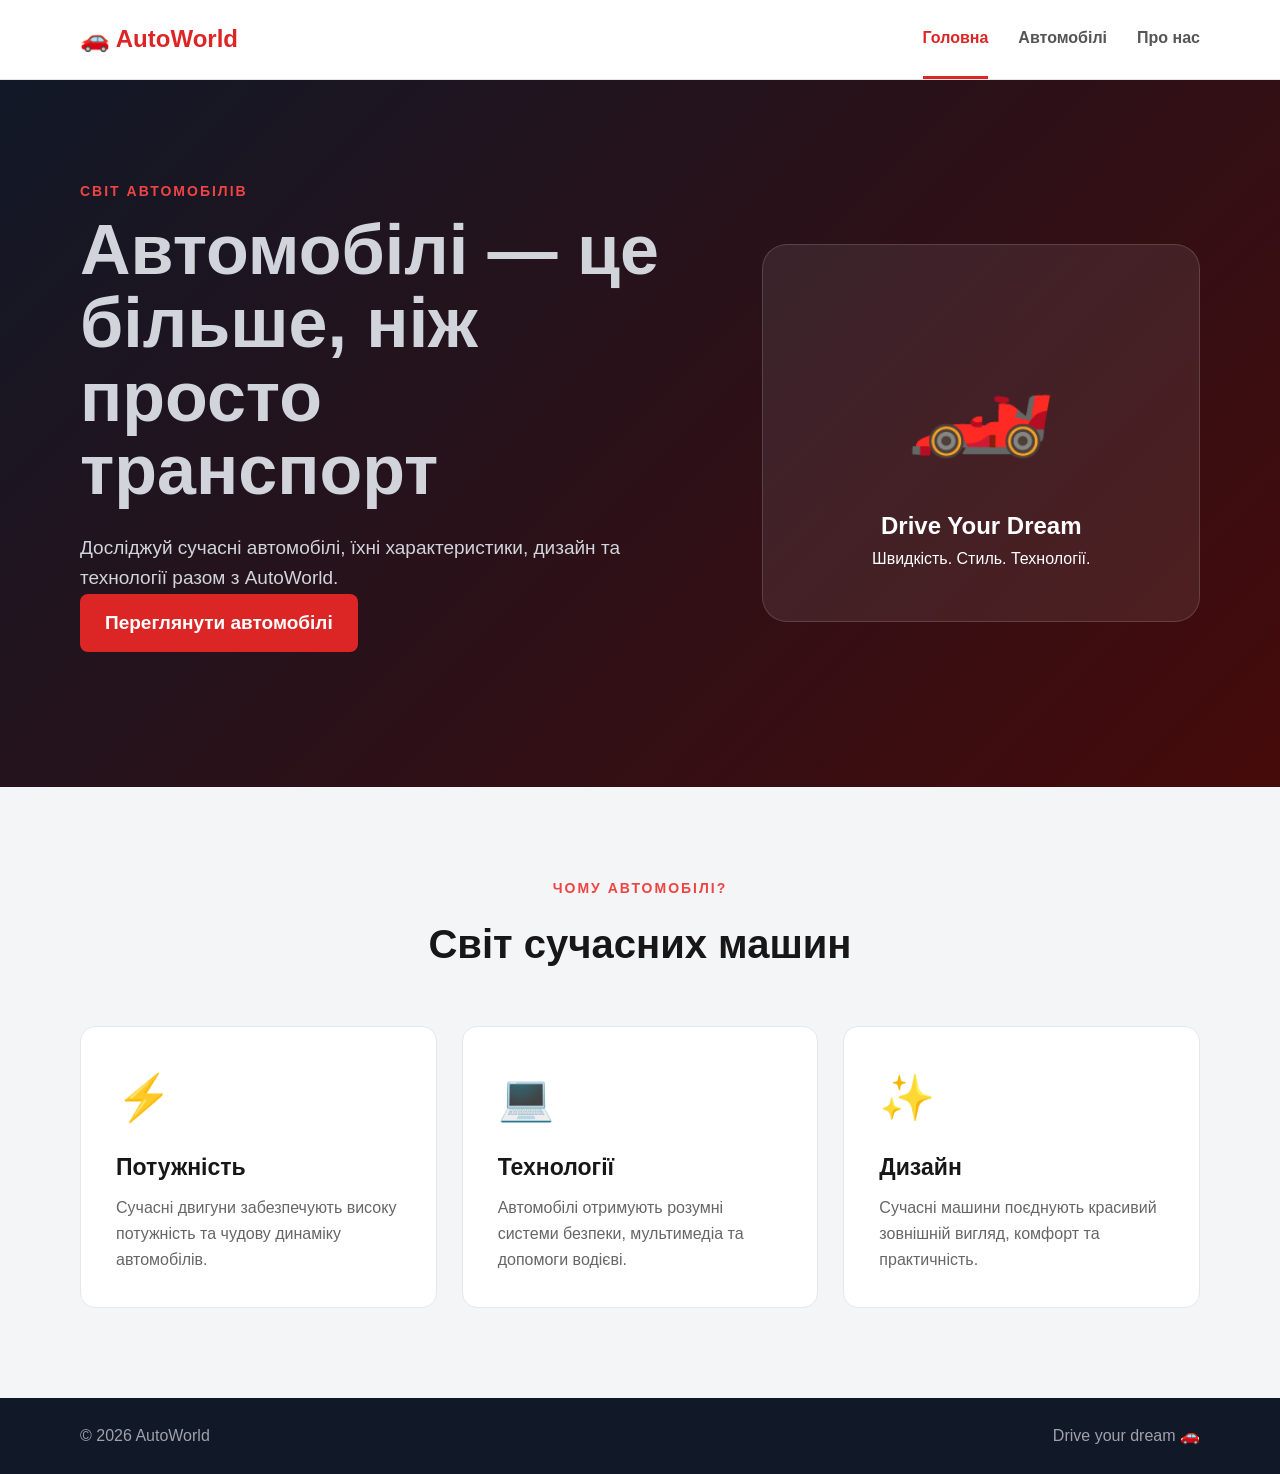
<file: index.html>
<!DOCTYPE html>
<html lang="uk">
<head>
    <meta charset="UTF-8">
    <meta name="viewport" content="width=device-width, initial-scale=1.0">
    <title>AutoWorld — Світ автомобілів</title>
    <link rel="stylesheet" href="style.css">
</head>
<body>

<header>
    <div class="container nav">
        <a href="index.html" class="logo">🚗 AutoWorld</a>

        <nav>
            <a href="index.html" class="active">Головна</a>
            <a href="cars.html">Автомобілі</a>
            <a href="contacts.html">Про нас</a>
        </nav>
    </div>
</header>

<main>

    <section class="hero">
        <div class="container hero-grid">

            <div class="hero-text">
                <p class="subtitle">СВІТ АВТОМОБІЛІВ</p>

                <h1>Автомобілі — це більше, ніж просто транспорт</h1>

                <p>
                    Досліджуй сучасні автомобілі, їхні характеристики,
                    дизайн та технології разом з AutoWorld.
                </p>

                <a href="cars.html" class="button">
                    Переглянути автомобілі
                </a>
            </div>

            <div class="car-display">
                <div class="car-icon">🏎️</div>
                <h2>Drive Your Dream</h2>
                <p>Швидкість. Стиль. Технології.</p>
            </div>

        </div>
    </section>


    <section class="section">

        <div class="container">

            <div class="section-heading">
                <p class="subtitle">ЧОМУ АВТОМОБІЛІ?</p>
                <h2>Світ сучасних машин</h2>
            </div>

            <div class="advantages">

                <article class="advantage">
                    <div class="advantage-icon">⚡</div>
                    <h3>Потужність</h3>
                    <p>
                        Сучасні двигуни забезпечують високу потужність
                        та чудову динаміку автомобілів.
                    </p>
                </article>

                <article class="advantage">
                    <div class="advantage-icon">💻</div>
                    <h3>Технології</h3>
                    <p>
                        Автомобілі отримують розумні системи безпеки,
                        мультимедіа та допомоги водієві.
                    </p>
                </article>

                <article class="advantage">
                    <div class="advantage-icon">✨</div>
                    <h3>Дизайн</h3>
                    <p>
                        Сучасні машини поєднують красивий зовнішній вигляд,
                        комфорт та практичність.
                    </p>
                </article>

            </div>

        </div>

    </section>

</main>

<footer>
    <div class="container footer-content">
        <p>© 2026 AutoWorld</p>
        <p>Drive your dream 🚗</p>
    </div>
</footer>

</body>
</html>
</file>
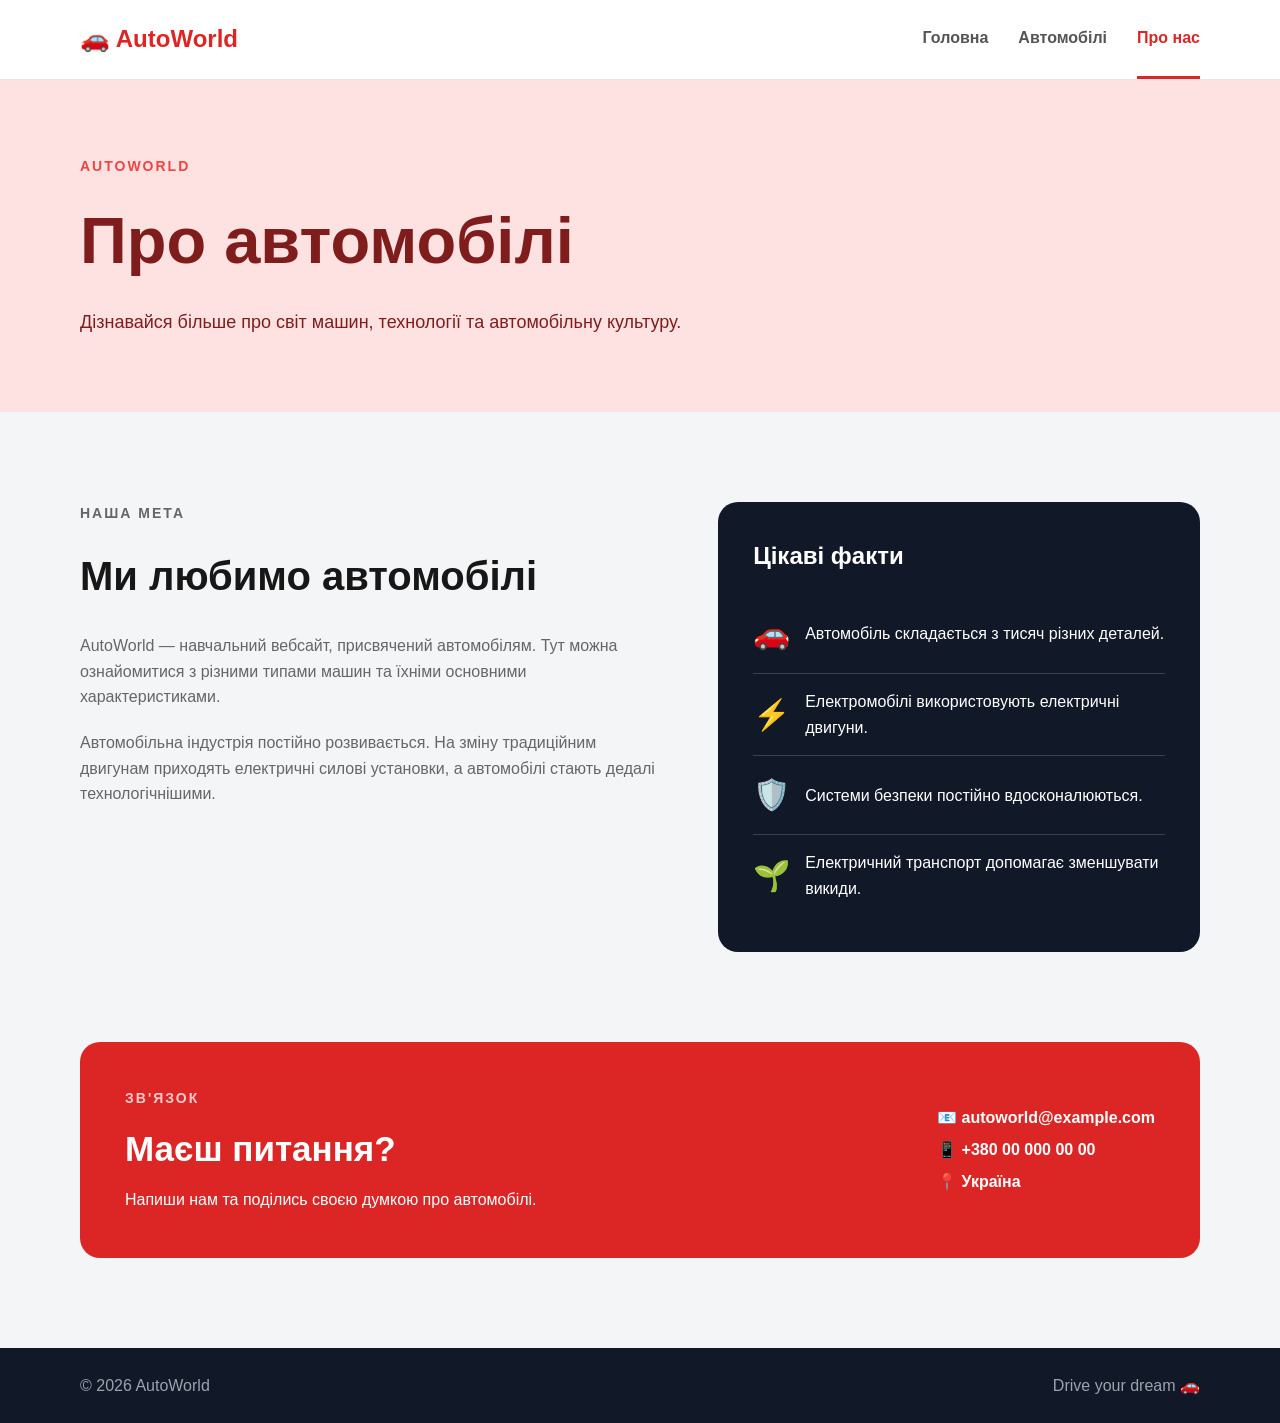
<file: contacts.html>
<!DOCTYPE html>
<html lang="uk">
<head>
    <meta charset="UTF-8">
    <meta name="viewport" content="width=device-width, initial-scale=1.0">
    <title>Про нас — AutoWorld</title>
    <link rel="stylesheet" href="style.css">
</head>
<body>

<header>
    <div class="container nav">

        <a href="index.html" class="logo">🚗 AutoWorld</a>

        <nav>
            <a href="index.html">Головна</a>
            <a href="cars.html">Автомобілі</a>
            <a href="contacts.html" class="active">Про нас</a>
        </nav>

    </div>
</header>

<main>

    <section class="page-title">

        <div class="container">

            <p class="subtitle">AUTOWORLD</p>

            <h1>Про автомобілі</h1>

            <p>
                Дізнавайся більше про світ машин,
                технології та автомобільну культуру.
            </p>

        </div>

    </section>


    <section class="section">

        <div class="container about-grid">

            <div class="about-text">

                <p class="subtitle">НАША МЕТА</p>

                <h2>Ми любимо автомобілі</h2>

                <p>
                    AutoWorld — навчальний вебсайт, присвячений
                    автомобілям. Тут можна ознайомитися з різними
                    типами машин та їхніми основними характеристиками.
                </p>

                <p>
                    Автомобільна індустрія постійно розвивається.
                    На зміну традиційним двигунам приходять електричні
                    силові установки, а автомобілі стають дедалі
                    технологічнішими.
                </p>

            </div>


            <div class="facts">

                <h2>Цікаві факти</h2>

                <div class="fact">
                    <span>🚗</span>
                    <p>Автомобіль складається з тисяч різних деталей.</p>
                </div>

                <div class="fact">
                    <span>⚡</span>
                    <p>Електромобілі використовують електричні двигуни.</p>
                </div>

                <div class="fact">
                    <span>🛡️</span>
                    <p>Системи безпеки постійно вдосконалюються.</p>
                </div>

                <div class="fact">
                    <span>🌱</span>
                    <p>Електричний транспорт допомагає зменшувати викиди.</p>
                </div>

            </div>

        </div>

    </section>


    <section class="contact-section">

        <div class="container contact-box">

            <div>
                <p class="subtitle">ЗВ'ЯЗОК</p>

                <h2>Маєш питання?</h2>

                <p>
                    Напиши нам та поділись своєю думкою
                    про автомобілі.
                </p>
            </div>

            <div class="contact-info">
                <p>📧 autoworld@example.com</p>
                <p>📱 +380 00 000 00 00</p>
                <p>📍 Україна</p>
            </div>

        </div>

    </section>

</main>

<footer>
    <div class="container footer-content">
        <p>© 2026 AutoWorld</p>
        <p>Drive your dream 🚗</p>
    </div>
</footer>

</body>
</html>
</file>
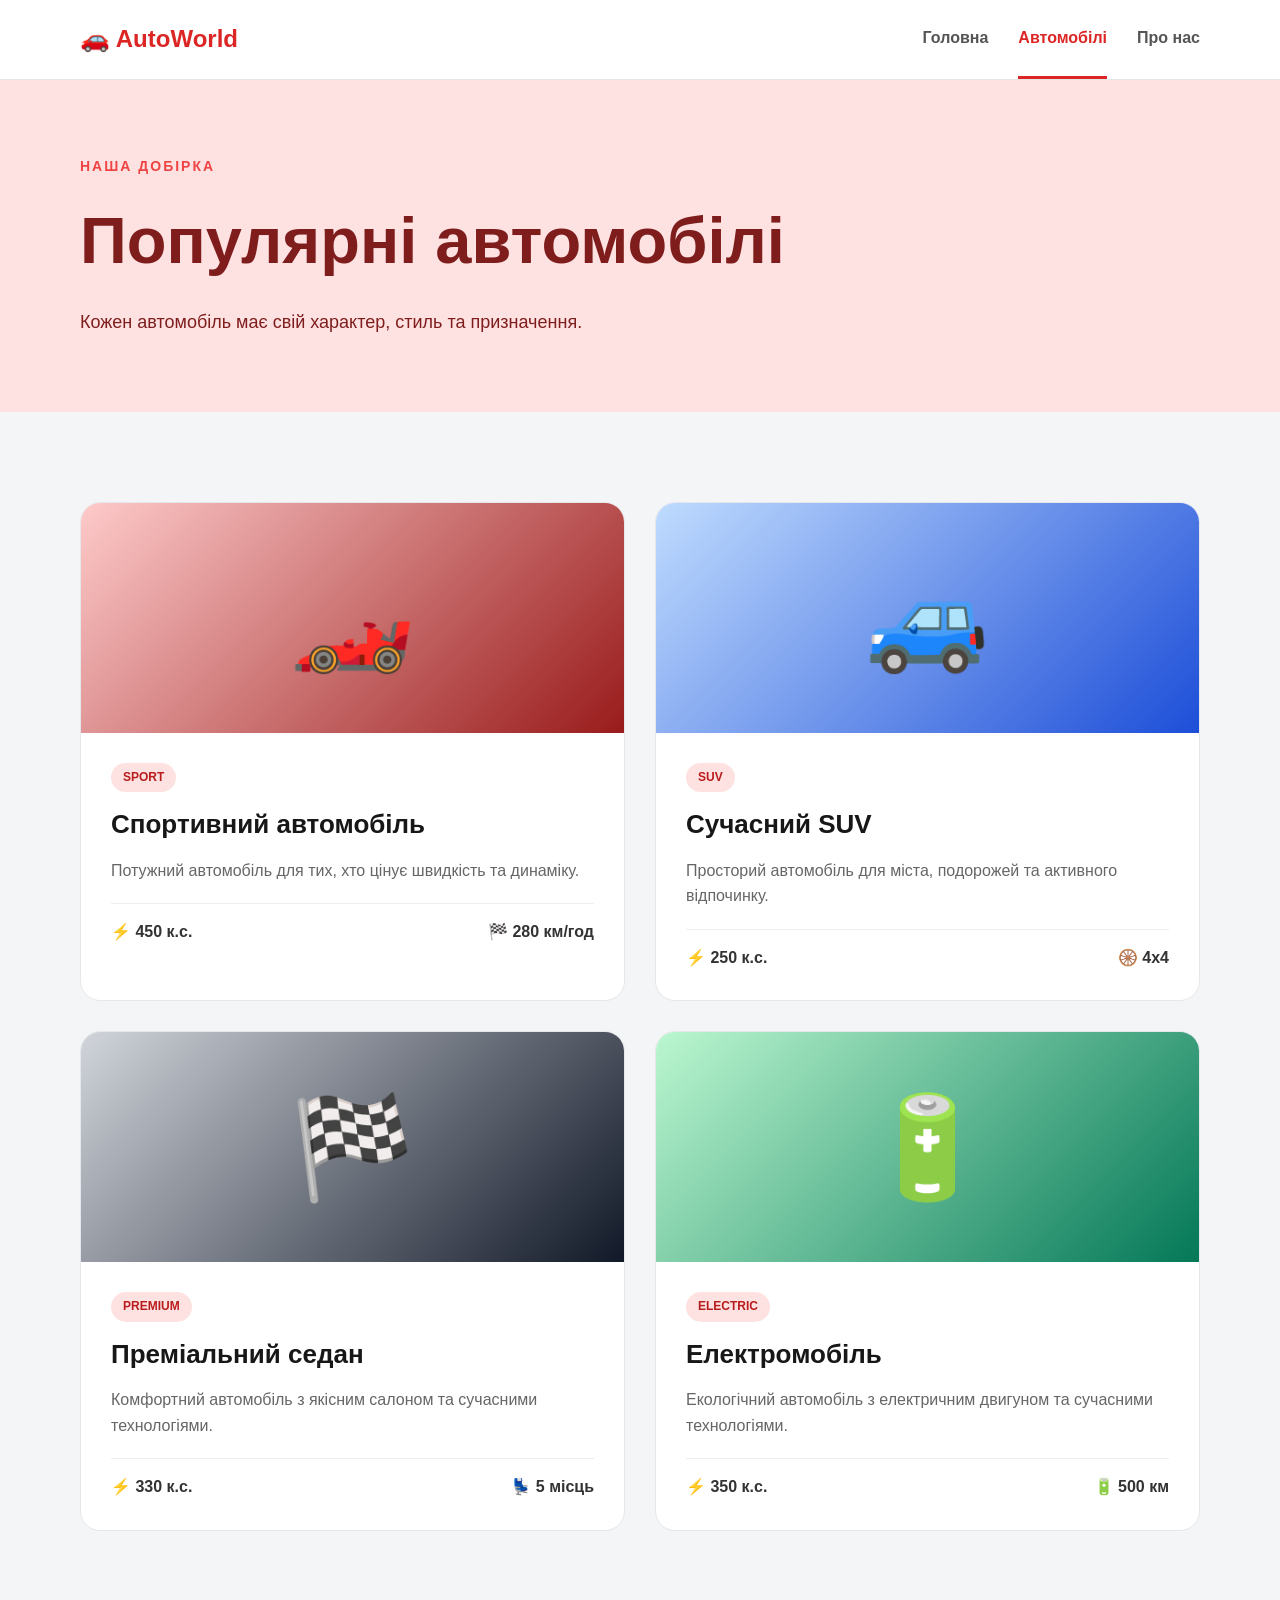
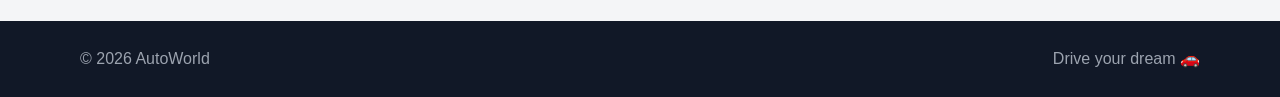
<file: сars.html>
<!DOCTYPE html>
<html lang="uk">
<head>
    <meta charset="UTF-8">
    <meta name="viewport" content="width=device-width, initial-scale=1.0">
    <title>Автомобілі — AutoWorld</title>
    <link rel="stylesheet" href="style.css">
</head>
<body>

<header>
    <div class="container nav">

        <a href="index.html" class="logo">🚗 AutoWorld</a>

        <nav>
            <a href="index.html">Головна</a>
            <a href="cars.html" class="active">Автомобілі</a>
            <a href="contacts.html">Про нас</a>
        </nav>

    </div>
</header>

<main>

    <section class="page-title">
        <div class="container">

            <p class="subtitle">НАША ДОБІРКА</p>

            <h1>Популярні автомобілі</h1>

            <p>
                Кожен автомобіль має свій характер,
                стиль та призначення.
            </p>

        </div>
    </section>


    <section class="section">

        <div class="container">

            <div class="cars-grid">

                <article class="car-card">

                    <div class="car-image red">
                        🏎️
                    </div>

                    <div class="car-info">

                        <span class="category">SPORT</span>

                        <h2>Спортивний автомобіль</h2>

                        <p>
                            Потужний автомобіль для тих,
                            хто цінує швидкість та динаміку.
                        </p>

                        <div class="specifications">
                            <span>⚡ 450 к.с.</span>
                            <span>🏁 280 км/год</span>
                        </div>

                    </div>

                </article>


                <article class="car-card">

                    <div class="car-image blue">
                        🚙
                    </div>

                    <div class="car-info">

                        <span class="category">SUV</span>

                        <h2>Сучасний SUV</h2>

                        <p>
                            Просторий автомобіль для міста,
                            подорожей та активного відпочинку.
                        </p>

                        <div class="specifications">
                            <span>⚡ 250 к.с.</span>
                            <span>🛞 4x4</span>
                        </div>

                    </div>

                </article>


                <article class="car-card">

                    <div class="car-image black">
                        🏁
                    </div>

                    <div class="car-info">

                        <span class="category">PREMIUM</span>

                        <h2>Преміальний седан</h2>

                        <p>
                            Комфортний автомобіль з якісним
                            салоном та сучасними технологіями.
                        </p>

                        <div class="specifications">
                            <span>⚡ 330 к.с.</span>
                            <span>💺 5 місць</span>
                        </div>

                    </div>

                </article>


                <article class="car-card">

                    <div class="car-image green">
                        🔋
                    </div>

                    <div class="car-info">

                        <span class="category">ELECTRIC</span>

                        <h2>Електромобіль</h2>

                        <p>
                            Екологічний автомобіль з електричним
                            двигуном та сучасними технологіями.
                        </p>

                        <div class="specifications">
                            <span>⚡ 350 к.с.</span>
                            <span>🔋 500 км</span>
                        </div>

                    </div>

                </article>

            </div>

        </div>

    </section>

</main>

<footer>
    <div class="container footer-content">
        <p>© 2026 AutoWorld</p>
        <p>Drive your dream 🚗</p>
    </div>
</footer>

</body>
</html>
</file>
<file: style.css>
* {
    margin: 0;
    padding: 0;
    box-sizing: border-box;
}

html {
    scroll-behavior: smooth;
}

body {
    font-family: Arial, Helvetica, sans-serif;
    background: #f4f5f7;
    color: #171717;
    line-height: 1.6;
}

a {
    text-decoration: none;
    color: inherit;
}

.container {
    width: min(1120px, 90%);
    margin: 0 auto;
}


/* =========================
   HEADER
========================= */

header {
    background: #ffffff;
    border-bottom: 1px solid #e5e5e5;
    position: sticky;
    top: 0;
    z-index: 100;
}

.nav {
    min-height: 75px;

    /* FLEXBOX */
    display: flex;
    justify-content: space-between;
    align-items: center;
}

.logo {
    font-size: 24px;
    font-weight: 800;
    color: #dc2626;
}

nav {
    display: flex;
    gap: 30px;
}

nav a {
    padding: 25px 0;
    color: #555;
    font-weight: 600;
    border-bottom: 3px solid transparent;
    transition: 0.3s;
}

nav a:hover,
nav a.active {
    color: #dc2626;
    border-bottom-color: #dc2626;
}


/* =========================
   HERO
========================= */

.hero {
    background:
        linear-gradient(135deg, #111827, #450a0a);

    color: white;
    padding: 100px 0;
}

.hero-grid {

    /* CSS GRID */
    display: grid;
    grid-template-columns: 1.4fr 1fr;

    align-items: center;
    gap: 70px;
}

.subtitle {
    color: #ef4444;
    font-weight: 800;
    letter-spacing: 2px;
    font-size: 14px;
    margin-bottom: 12px;
}

.hero h1 {
    font-size: clamp(40px, 6vw, 70px);
    line-height: 1.05;
    margin-bottom: 25px;
}

.hero-text {
    max-width: 600px;
    font-size: 19px;
    color: #d1d5db;
    margin-bottom: 35px;
}

.button {
    display: inline-block;
    padding: 14px 25px;
    background: #dc2626;
    color: white;
    border-radius: 8px;
    font-weight: bold;
    transition: 0.3s;
}

.button:hover {
    background: #b91c1c;
    transform: translateY(-3px);
}


/* =========================
   HERO CARD
========================= */

.car-display {
    text-align: center;
    padding: 50px 30px;

    background: rgba(255,255,255,0.08);
    border: 1px solid rgba(255,255,255,0.15);

    border-radius: 25px;
}

.car-icon {
    font-size: 120px;
}

.car-display h2 {
    margin-top: 20px;
}


/* =========================
   SECTIONS
========================= */

.section {
    padding: 90px 0;
}

.section-heading {
    text-align: center;
    margin-bottom: 50px;
}

.section-heading h2 {
    font-size: 40px;
}


/* =========================
   ADVANTAGES GRID
========================= */

.advantages {

    /* GRID */
    display: grid;

    grid-template-columns: repeat(3, 1fr);

    gap: 25px;
}

.advantage {
    background: white;
    padding: 35px;
    border-radius: 15px;
    border: 1px solid #e5e7eb;

    transition: 0.3s;
}

.advantage:hover {
    transform: translateY(-6px);

    box-shadow:
        0 15px 35px rgba(0,0,0,0.08);
}

.advantage-icon {
    font-size: 45px;
}

.advantage h3 {
    font-size: 23px;
    margin: 15px 0 10px;
}

.advantage p {
    color: #666;
}


/* =========================
   PAGE TITLE
========================= */

.page-title {
    background: #fee2e2;
    padding: 75px 0;
}

.page-title h1 {
    color: #7f1d1d;
    font-size: clamp(40px, 6vw, 65px);
    margin-bottom: 15px;
}

.page-title p:last-child {
    color: #7f1d1d;
    font-size: 18px;
}


/* =========================
   CARS GRID
========================= */

.cars-grid {

    /* GRID */

    display: grid;

    grid-template-columns: repeat(2, 1fr);

    gap: 30px;
}

.car-card {
    background: white;
    border-radius: 20px;
    overflow: hidden;

    border: 1px solid #e5e7eb;

    transition: 0.3s;
}

.car-card:hover {
    transform: translateY(-5px);

    box-shadow:
        0 15px 35px rgba(0,0,0,0.1);
}

.car-image {
    height: 230px;

    display: flex;
    justify-content: center;
    align-items: center;

    font-size: 100px;
}

.red {
    background: linear-gradient(135deg, #fecaca, #991b1b);
}

.blue {
    background: linear-gradient(135deg, #bfdbfe, #1d4ed8);
}

.black {
    background: linear-gradient(135deg, #d1d5db, #111827);
}

.green {
    background: linear-gradient(135deg, #bbf7d0, #047857);
}

.car-info {
    padding: 30px;
}

.category {
    display: inline-block;

    background: #fee2e2;
    color: #b91c1c;

    padding: 5px 12px;

    border-radius: 20px;

    font-size: 12px;
    font-weight: bold;
}

.car-info h2 {
    font-size: 26px;
    margin: 12px 0;
}

.car-info p {
    color: #666;
    margin-bottom: 20px;
}

.specifications {

    /* FLEXBOX */

    display: flex;

    justify-content: space-between;

    gap: 15px;

    padding-top: 15px;

    border-top: 1px solid #eee;

    color: #333;
    font-weight: bold;
}


/* =========================
   ABOUT
========================= */

.about-grid {

    /* GRID */

    display: grid;

    grid-template-columns: 1.2fr 1fr;

    gap: 60px;

    align-items: start;
}

.about-text h2 {
    font-size: 40px;
    margin-bottom: 25px;
}

.about-text p {
    color: #666;
    margin-bottom: 20px;
}

.facts {
    background: #111827;
    color: white;

    padding: 35px;

    border-radius: 20px;
}

.facts h2 {
    margin-bottom: 20px;
}

.fact {

    /* FLEXBOX */

    display: flex;

    align-items: center;

    gap: 15px;

    padding: 15px 0;

    border-bottom: 1px solid #374151;
}

.fact:last-child {
    border-bottom: none;
}

.fact span {
    font-size: 30px;
}


/* =========================
   CONTACT
========================= */

.contact-section {
    padding: 0 0 90px;
}

.contact-box {

    background: #dc2626;

    color: white;

    padding: 45px;

    border-radius: 20px;

    /* FLEXBOX */

    display: flex;

    justify-content: space-between;

    align-items: center;

    gap: 40px;
}

.contact-box .subtitle {
    color: #fecaca;
}

.contact-box h2 {
    font-size: 35px;
    margin-bottom: 10px;
}

.contact-info {
    font-weight: bold;
    line-height: 2;
}


/* =========================
   FOOTER
========================= */

footer {
    background: #111827;
    color: #9ca3af;
    padding: 25px 0;
}

.footer-content {

    /* FLEXBOX */

    display: flex;

    justify-content: space-between;

    gap: 20px;
}


/* =========================
   TABLET
========================= */

@media (max-width: 850px) {

    .hero-grid {
        grid-template-columns: 1fr;
        gap: 40px;
    }

    .advantages {
        grid-template-columns: 1fr 1fr;
    }

    .cars-grid {
        grid-template-columns: 1fr;
    }

    .about-grid {
        grid-template-columns: 1fr;
    }

    .contact-box {
        flex-direction: column;
        align-items: flex-start;
    }
}


/* =========================
   MOBILE
========================= */

@media (max-width: 600px) {

    .nav {
        flex-direction: column;
        padding: 15px 0;
        gap: 5px;
    }

    nav {
        width: 100%;
        justify-content: center;
        gap: 18px;
    }

    nav a {
        padding: 8px 0;
        font-size: 14px;
    }

    .hero {
        padding: 65px 0;
    }

    .hero h1 {
        font-size: 42px;
    }

    .hero-text {
        font-size: 17px;
    }

    .car-display {
        padding: 30px 20px;
    }

    .car-icon {
        font-size: 75px;
    }

    .section {
        padding: 60px 0;
    }

    .section-heading h2 {
        font-size: 32px;
    }

    .advantages {
        grid-template-columns: 1fr;
    }

    .advantage {
        padding: 25px;
    }

    .page-title {
        padding: 55px 0;
    }

    .page-title h1 {
        font-size: 42px;
    }

    .car-image {
        height: 190px;
        font-size: 75px;
    }

    .car-info {
        padding: 25px;
    }

    .specifications {
        flex-direction: column;
        gap: 8px;
    }

    .about-text h2 {
        font-size: 32px;
    }

    .contact-box {
        padding: 30px;
    }

    .contact-box h2 {
        font-size: 28px;
    }

    .footer-content {
        flex-direction: column;
        text-align: center;
    }
}
</file>
